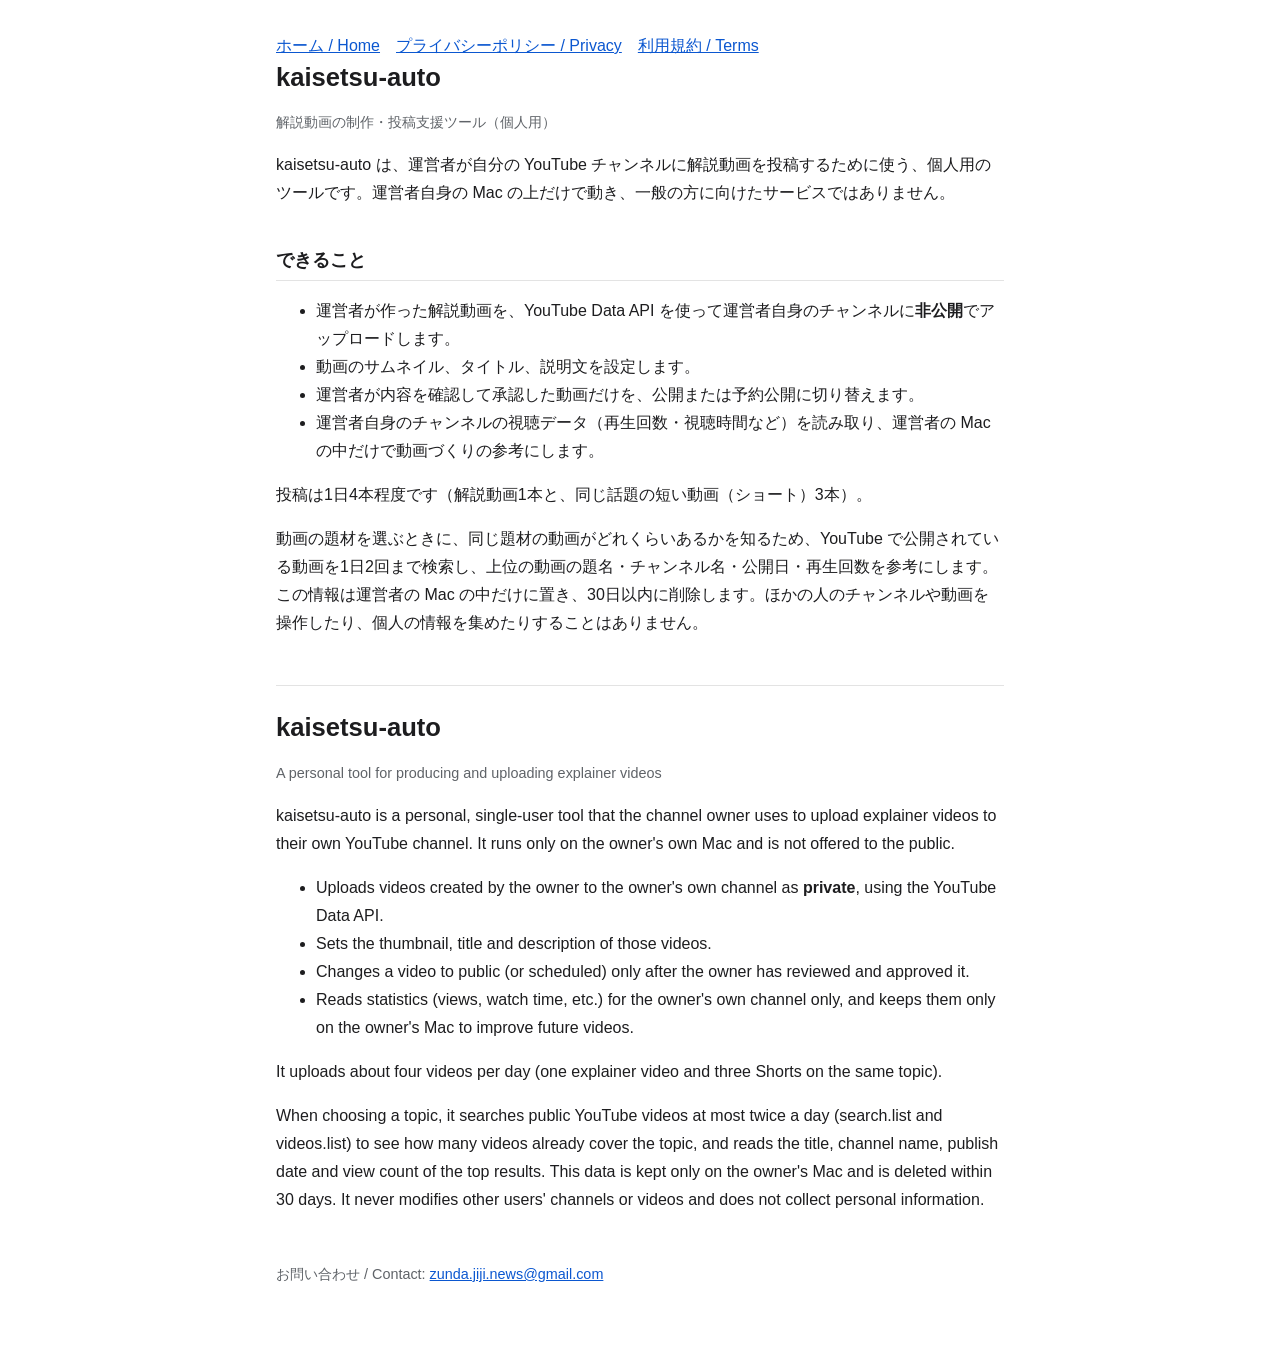
<file: index.html>
<!doctype html>
<html lang="ja">
<head>
<meta charset="utf-8">
<meta name="viewport" content="width=device-width, initial-scale=1">
<title>kaisetsu-auto</title>
<link rel="stylesheet" href="style.css">
</head>
<body>
<main>
<nav><a href="./">ホーム / Home</a><a href="privacy.html">プライバシーポリシー / Privacy</a><a href="terms.html">利用規約 / Terms</a></nav>
<h1>kaisetsu-auto</h1>
<p class="meta">解説動画の制作・投稿支援ツール（個人用）</p>

<p>kaisetsu-auto は、運営者が自分の YouTube チャンネルに解説動画を投稿するために使う、個人用のツールです。運営者自身の Mac の上だけで動き、一般の方に向けたサービスではありません。</p>

<h2>できること</h2>
<ul>
<li>運営者が作った解説動画を、YouTube Data API を使って運営者自身のチャンネルに<strong>非公開</strong>でアップロードします。</li>
<li>動画のサムネイル、タイトル、説明文を設定します。</li>
<li>運営者が内容を確認して承認した動画だけを、公開または予約公開に切り替えます。</li>
<li>運営者自身のチャンネルの視聴データ（再生回数・視聴時間など）を読み取り、運営者の Mac の中だけで動画づくりの参考にします。</li>
</ul>
<p>投稿は1日4本程度です（解説動画1本と、同じ話題の短い動画（ショート）3本）。</p>
<p>動画の題材を選ぶときに、同じ題材の動画がどれくらいあるかを知るため、YouTube で公開されている動画を1日2回まで検索し、上位の動画の題名・チャンネル名・公開日・再生回数を参考にします。この情報は運営者の Mac の中だけに置き、30日以内に削除します。ほかの人のチャンネルや動画を操作したり、個人の情報を集めたりすることはありません。</p>

<hr>
<h1 lang="en">kaisetsu-auto</h1>
<p class="meta" lang="en">A personal tool for producing and uploading explainer videos</p>
<div lang="en">
<p>kaisetsu-auto is a personal, single-user tool that the channel owner uses to upload explainer videos to their own YouTube channel. It runs only on the owner's own Mac and is not offered to the public.</p>
<ul>
<li>Uploads videos created by the owner to the owner's own channel as <strong>private</strong>, using the YouTube Data API.</li>
<li>Sets the thumbnail, title and description of those videos.</li>
<li>Changes a video to public (or scheduled) only after the owner has reviewed and approved it.</li>
<li>Reads statistics (views, watch time, etc.) for the owner's own channel only, and keeps them only on the owner's Mac to improve future videos.</li>
</ul>
<p>It uploads about four videos per day (one explainer video and three Shorts on the same topic).</p>
<p>When choosing a topic, it searches public YouTube videos at most twice a day (search.list and videos.list) to see how many videos already cover the topic, and reads the title, channel name, publish date and view count of the top results. This data is kept only on the owner's Mac and is deleted within 30 days. It never modifies other users' channels or videos and does not collect personal information.</p>
</div>
<footer>お問い合わせ / Contact: <a href="mailto:zunda.jiji.news@gmail.com">zunda.jiji.news@gmail.com</a></footer>
</main>
</body>
</html>
</file>
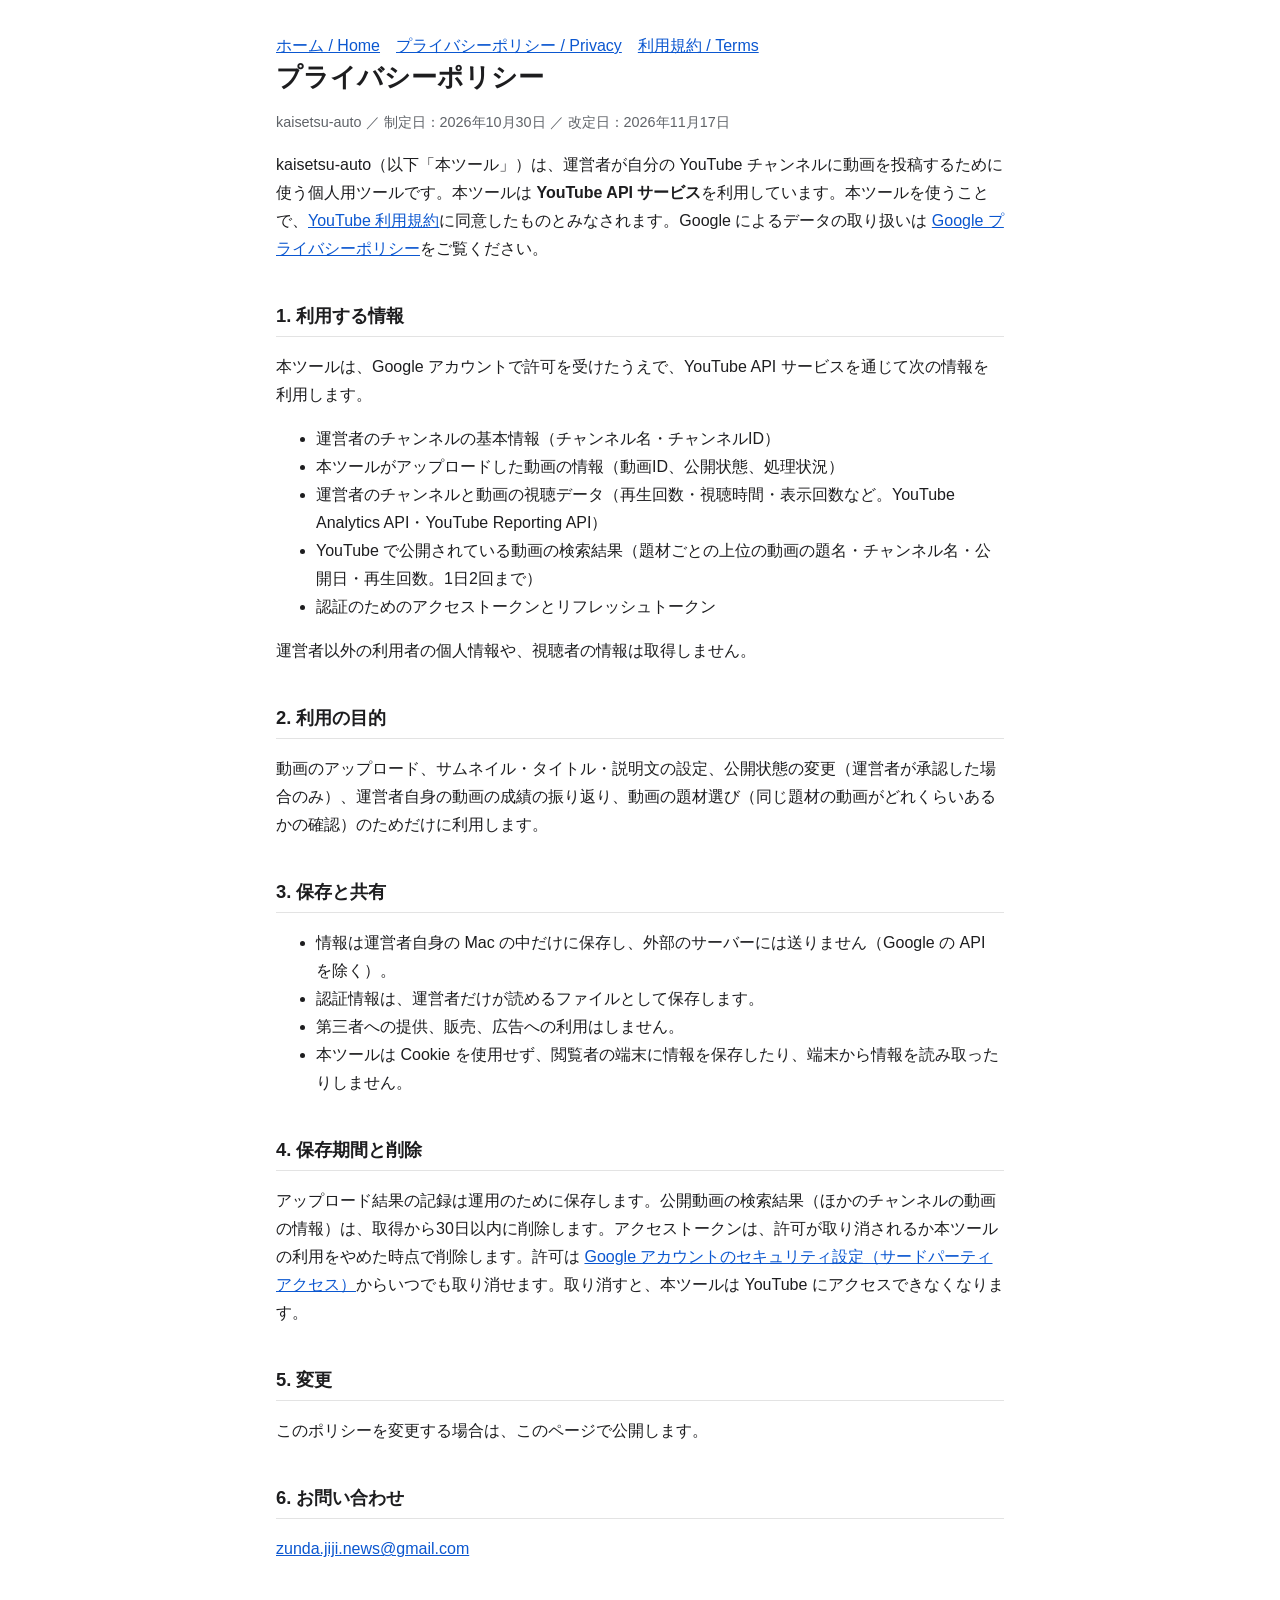
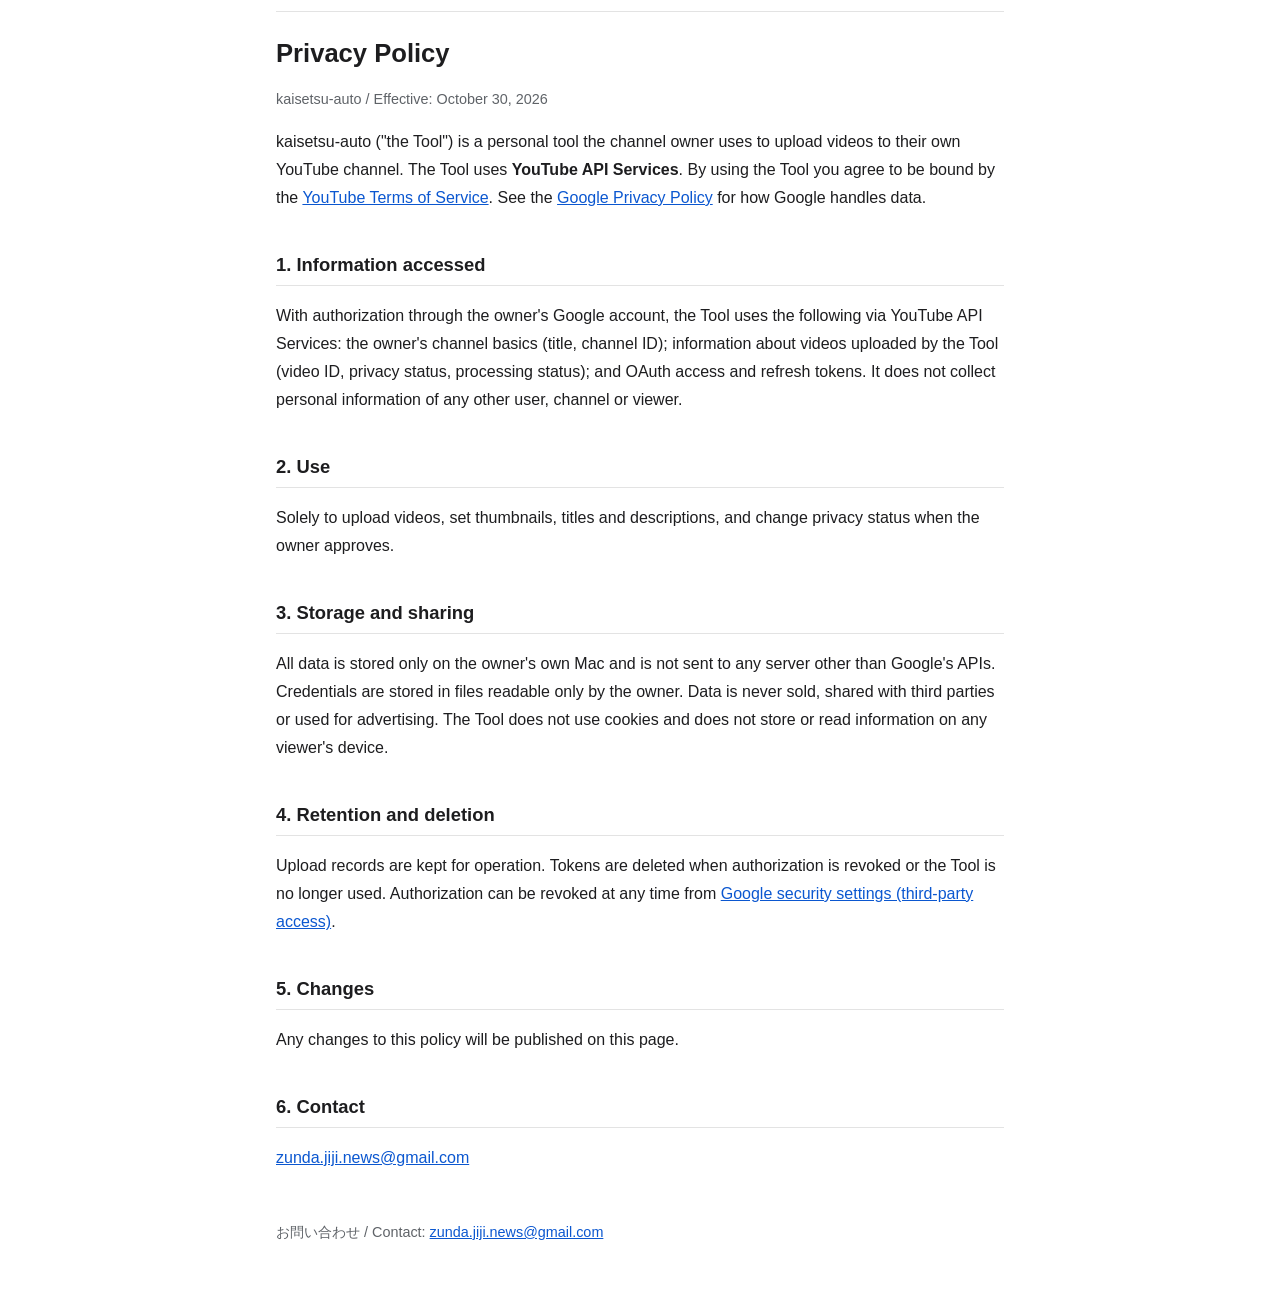
<file: privacy.html>
<!doctype html>
<html lang="ja">
<head>
<meta charset="utf-8">
<meta name="viewport" content="width=device-width, initial-scale=1">
<title>プライバシーポリシー</title>
<link rel="stylesheet" href="style.css">
</head>
<body>
<main>
<nav><a href="./">ホーム / Home</a><a href="privacy.html">プライバシーポリシー / Privacy</a><a href="terms.html">利用規約 / Terms</a></nav>
<h1>プライバシーポリシー</h1>
<p class="meta">kaisetsu-auto ／ 制定日：2026年10月30日 ／ 改定日：2026年11月17日</p>

<p>kaisetsu-auto（以下「本ツール」）は、運営者が自分の YouTube チャンネルに動画を投稿するために使う個人用ツールです。本ツールは <strong>YouTube API サービス</strong>を利用しています。本ツールを使うことで、<a href="https://www.youtube.com/t/terms">YouTube 利用規約</a>に同意したものとみなされます。Google によるデータの取り扱いは <a href="https://policies.google.com/privacy">Google プライバシーポリシー</a>をご覧ください。</p>

<h2>1. 利用する情報</h2>
<p>本ツールは、Google アカウントで許可を受けたうえで、YouTube API サービスを通じて次の情報を利用します。</p>
<ul>
<li>運営者のチャンネルの基本情報（チャンネル名・チャンネルID）</li>
<li>本ツールがアップロードした動画の情報（動画ID、公開状態、処理状況）</li>
<li>運営者のチャンネルと動画の視聴データ（再生回数・視聴時間・表示回数など。YouTube Analytics API・YouTube Reporting API）</li>
<li>YouTube で公開されている動画の検索結果（題材ごとの上位の動画の題名・チャンネル名・公開日・再生回数。1日2回まで）</li>
<li>認証のためのアクセストークンとリフレッシュトークン</li>
</ul>
<p>運営者以外の利用者の個人情報や、視聴者の情報は取得しません。</p>

<h2>2. 利用の目的</h2>
<p>動画のアップロード、サムネイル・タイトル・説明文の設定、公開状態の変更（運営者が承認した場合のみ）、運営者自身の動画の成績の振り返り、動画の題材選び（同じ題材の動画がどれくらいあるかの確認）のためだけに利用します。</p>

<h2>3. 保存と共有</h2>
<ul>
<li>情報は運営者自身の Mac の中だけに保存し、外部のサーバーには送りません（Google の API を除く）。</li>
<li>認証情報は、運営者だけが読めるファイルとして保存します。</li>
<li>第三者への提供、販売、広告への利用はしません。</li>
<li>本ツールは Cookie を使用せず、閲覧者の端末に情報を保存したり、端末から情報を読み取ったりしません。</li>
</ul>

<h2>4. 保存期間と削除</h2>
<p>アップロード結果の記録は運用のために保存します。公開動画の検索結果（ほかのチャンネルの動画の情報）は、取得から30日以内に削除します。アクセストークンは、許可が取り消されるか本ツールの利用をやめた時点で削除します。許可は <a href="https://security.google.com/settings/security/permissions">Google アカウントのセキュリティ設定（サードパーティ アクセス）</a>からいつでも取り消せます。取り消すと、本ツールは YouTube にアクセスできなくなります。</p>

<h2>5. 変更</h2>
<p>このポリシーを変更する場合は、このページで公開します。</p>

<h2>6. お問い合わせ</h2>
<p><a href="mailto:zunda.jiji.news@gmail.com">zunda.jiji.news@gmail.com</a></p>

<hr>
<div lang="en">
<h1>Privacy Policy</h1>
<p class="meta">kaisetsu-auto / Effective: October 30, 2026</p>
<p>kaisetsu-auto ("the Tool") is a personal tool the channel owner uses to upload videos to their own YouTube channel. The Tool uses <strong>YouTube API Services</strong>. By using the Tool you agree to be bound by the <a href="https://www.youtube.com/t/terms">YouTube Terms of Service</a>. See the <a href="https://policies.google.com/privacy">Google Privacy Policy</a> for how Google handles data.</p>
<h2>1. Information accessed</h2>
<p>With authorization through the owner's Google account, the Tool uses the following via YouTube API Services: the owner's channel basics (title, channel ID); information about videos uploaded by the Tool (video ID, privacy status, processing status); and OAuth access and refresh tokens. It does not collect personal information of any other user, channel or viewer.</p>
<h2>2. Use</h2>
<p>Solely to upload videos, set thumbnails, titles and descriptions, and change privacy status when the owner approves.</p>
<h2>3. Storage and sharing</h2>
<p>All data is stored only on the owner's own Mac and is not sent to any server other than Google's APIs. Credentials are stored in files readable only by the owner. Data is never sold, shared with third parties or used for advertising. The Tool does not use cookies and does not store or read information on any viewer's device.</p>
<h2>4. Retention and deletion</h2>
<p>Upload records are kept for operation. Tokens are deleted when authorization is revoked or the Tool is no longer used. Authorization can be revoked at any time from <a href="https://security.google.com/settings/security/permissions">Google security settings (third-party access)</a>.</p>
<h2>5. Changes</h2>
<p>Any changes to this policy will be published on this page.</p>
<h2>6. Contact</h2>
<p><a href="mailto:zunda.jiji.news@gmail.com">zunda.jiji.news@gmail.com</a></p>
</div>
<footer>お問い合わせ / Contact: <a href="mailto:zunda.jiji.news@gmail.com">zunda.jiji.news@gmail.com</a></footer>
</main>
</body>
</html>
</file>
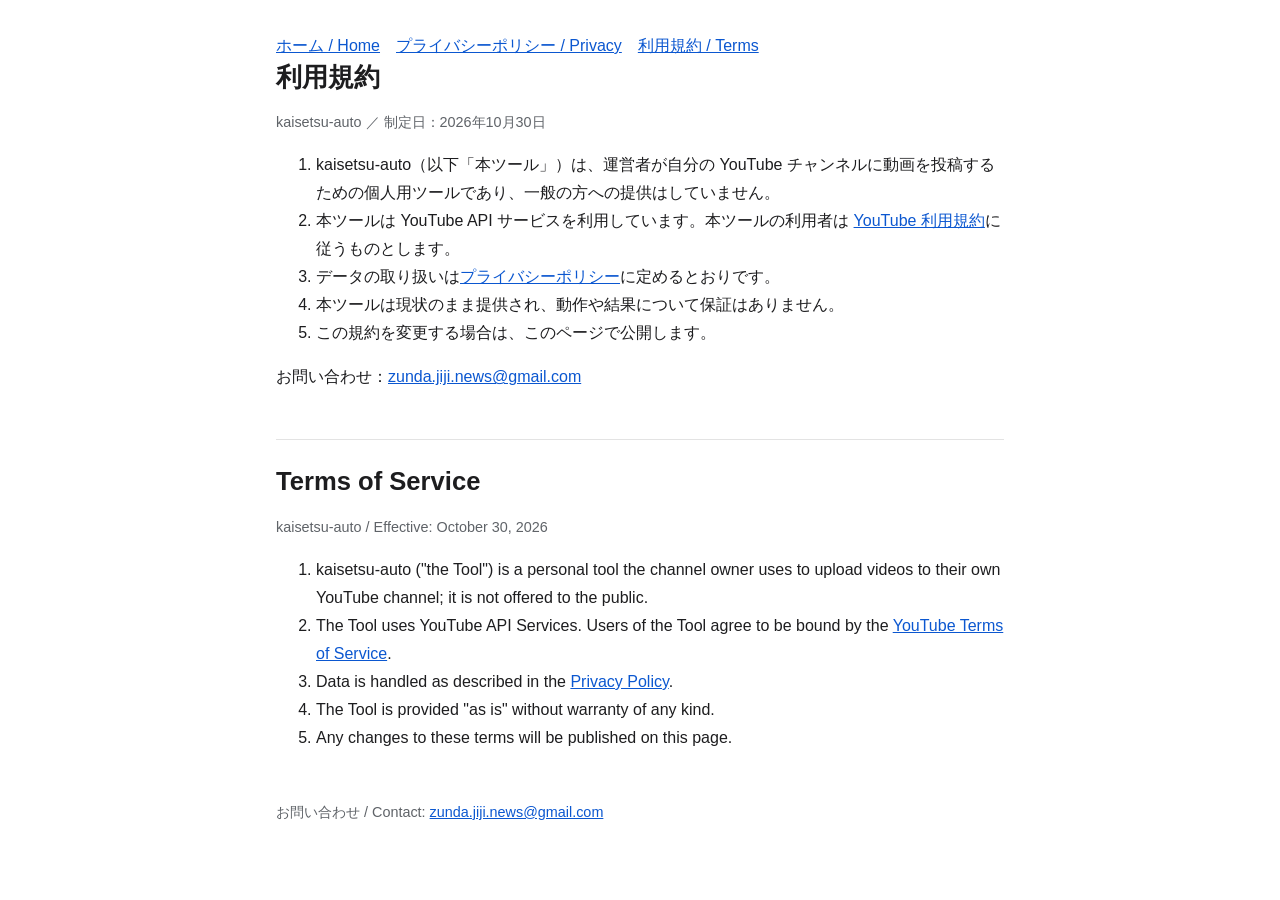
<file: terms.html>
<!doctype html>
<html lang="ja">
<head>
<meta charset="utf-8">
<meta name="viewport" content="width=device-width, initial-scale=1">
<title>利用規約</title>
<link rel="stylesheet" href="style.css">
</head>
<body>
<main>
<nav><a href="./">ホーム / Home</a><a href="privacy.html">プライバシーポリシー / Privacy</a><a href="terms.html">利用規約 / Terms</a></nav>
<h1>利用規約</h1>
<p class="meta">kaisetsu-auto ／ 制定日：2026年10月30日</p>

<ol>
<li>kaisetsu-auto（以下「本ツール」）は、運営者が自分の YouTube チャンネルに動画を投稿するための個人用ツールであり、一般の方への提供はしていません。</li>
<li>本ツールは YouTube API サービスを利用しています。本ツールの利用者は <a href="https://www.youtube.com/t/terms">YouTube 利用規約</a>に従うものとします。</li>
<li>データの取り扱いは<a href="privacy.html">プライバシーポリシー</a>に定めるとおりです。</li>
<li>本ツールは現状のまま提供され、動作や結果について保証はありません。</li>
<li>この規約を変更する場合は、このページで公開します。</li>
</ol>
<p>お問い合わせ：<a href="mailto:zunda.jiji.news@gmail.com">zunda.jiji.news@gmail.com</a></p>

<hr>
<div lang="en">
<h1>Terms of Service</h1>
<p class="meta">kaisetsu-auto / Effective: October 30, 2026</p>
<ol>
<li>kaisetsu-auto ("the Tool") is a personal tool the channel owner uses to upload videos to their own YouTube channel; it is not offered to the public.</li>
<li>The Tool uses YouTube API Services. Users of the Tool agree to be bound by the <a href="https://www.youtube.com/t/terms">YouTube Terms of Service</a>.</li>
<li>Data is handled as described in the <a href="privacy.html">Privacy Policy</a>.</li>
<li>The Tool is provided "as is" without warranty of any kind.</li>
<li>Any changes to these terms will be published on this page.</li>
</ol>
</div>
<footer>お問い合わせ / Contact: <a href="mailto:zunda.jiji.news@gmail.com">zunda.jiji.news@gmail.com</a></footer>
</main>
</body>
</html>
</file>
<file: style.css>
:root { --bg:#fff; --fg:#1d1d1f; --muted:#5f6368; --line:#e3e3e3; --link:#0b57d0; }
@media (prefers-color-scheme: dark) { :root { --bg:#141414; --fg:#ececec; --muted:#a8a8a8; --line:#333; --link:#8ab4f8; } }
* { box-sizing: border-box; }
body { margin:0; background:var(--bg); color:var(--fg); font:16px/1.75 -apple-system,"Hiragino Sans","Noto Sans JP",sans-serif; }
main { max-width: 760px; margin: 0 auto; padding: 32px 16px 64px; }
h1 { font-size: 1.6rem; line-height:1.4; margin:0 0 4px; }
h2 { font-size: 1.15rem; margin: 2em 0 .4em; padding-bottom:4px; border-bottom:1px solid var(--line); }
p.meta, footer { color: var(--muted); font-size:.9rem; }
a { color: var(--link); }
nav a { margin-right: 16px; }
hr { border:0; border-top:1px solid var(--line); margin:48px 0 24px; }
footer { margin-top: 48px; }
</file>
